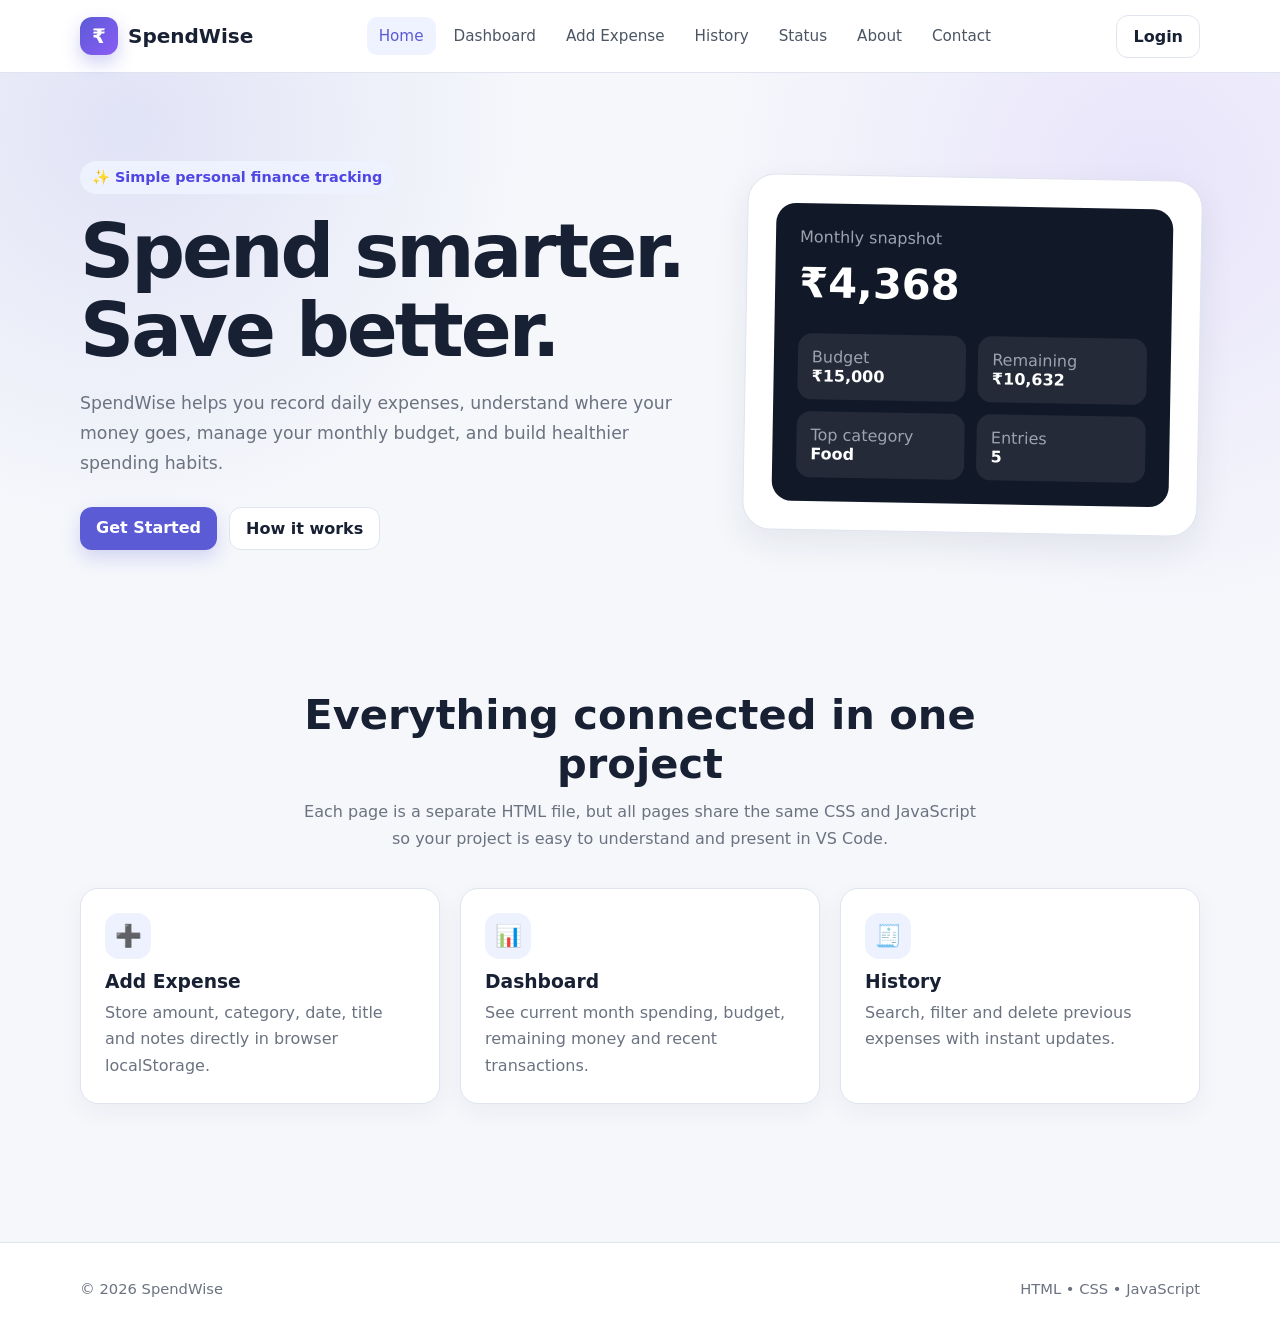
<file: index.html>
<!DOCTYPE html>
<html lang="en">
<head>
  <meta charset="UTF-8" />
  <meta name="viewport" content="width=device-width, initial-scale=1.0" />
  <title>SpendWise - Smart Expense Tracker</title>
  <link rel="stylesheet" href="style.css" />
</head>
<body>
  <header class="navbar">
    <div class="container inner">
      <a class="brand" href="index.html"><span class="brand-badge">₹</span>SpendWise</a>
      <button class="mobile-toggle" aria-label="Open navigation">☰</button>
      <nav class="nav-links">
        <a href="index.html">Home</a><a href="dashboard.html">Dashboard</a><a href="add-expense.html">Add Expense</a>
        <a href="history.html">History</a><a href="status.html">Status</a><a href="about.html">About</a><a href="contact.html">Contact</a>
      </nav>
      <div class="nav-actions"><a class="btn btn-light" data-login-btn href="login.html">Login</a><button class="btn btn-danger" data-logout-btn>Logout</button></div>
    </div>
  </header>

  <main>
    <section class="hero">
      <div class="container hero-grid">
        <div>
          <span class="eyebrow">✨ Simple personal finance tracking</span>
          <h1>Spend smarter.<br/>Save better.</h1>
          <p>SpendWise helps you record daily expenses, understand where your money goes, manage your monthly budget, and build healthier spending habits.</p>
          <div class="hero-actions">
            <a class="btn btn-primary" href="login.html">Get Started</a>
            <a class="btn btn-light" href="about.html">How it works</a>
          </div>
        </div>
        <div class="hero-card">
          <div class="fake-card">
            <div class="muted">Monthly snapshot</div>
            <div class="amount-lg">₹4,368</div>
            <div class="mini-grid">
              <div class="mini-box"><div class="muted">Budget</div><strong>₹15,000</strong></div>
              <div class="mini-box"><div class="muted">Remaining</div><strong>₹10,632</strong></div>
              <div class="mini-box"><div class="muted">Top category</div><strong>Food</strong></div>
              <div class="mini-box"><div class="muted">Entries</div><strong>5</strong></div>
            </div>
          </div>
        </div>
      </div>
    </section>

    <section class="section">
      <div class="container">
        <div class="section-title"><h2>Everything connected in one project</h2><p>Each page is a separate HTML file, but all pages share the same CSS and JavaScript so your project is easy to understand and present in VS Code.</p></div>
        <div class="features">
          <div class="card"><div class="icon-box">➕</div><h3>Add Expense</h3><p>Store amount, category, date, title and notes directly in browser localStorage.</p></div>
          <div class="card"><div class="icon-box">📊</div><h3>Dashboard</h3><p>See current month spending, budget, remaining money and recent transactions.</p></div>
          <div class="card"><div class="icon-box">🧾</div><h3>History</h3><p>Search, filter and delete previous expenses with instant updates.</p></div>
        </div>
      </div>
    </section>
  </main>

  <footer class="footer"><div class="container inner"><span>© 2026 SpendWise</span><span>HTML • CSS • JavaScript</span></div></footer>
  <script src="script.js"></script>
</body>
</html>
</file>
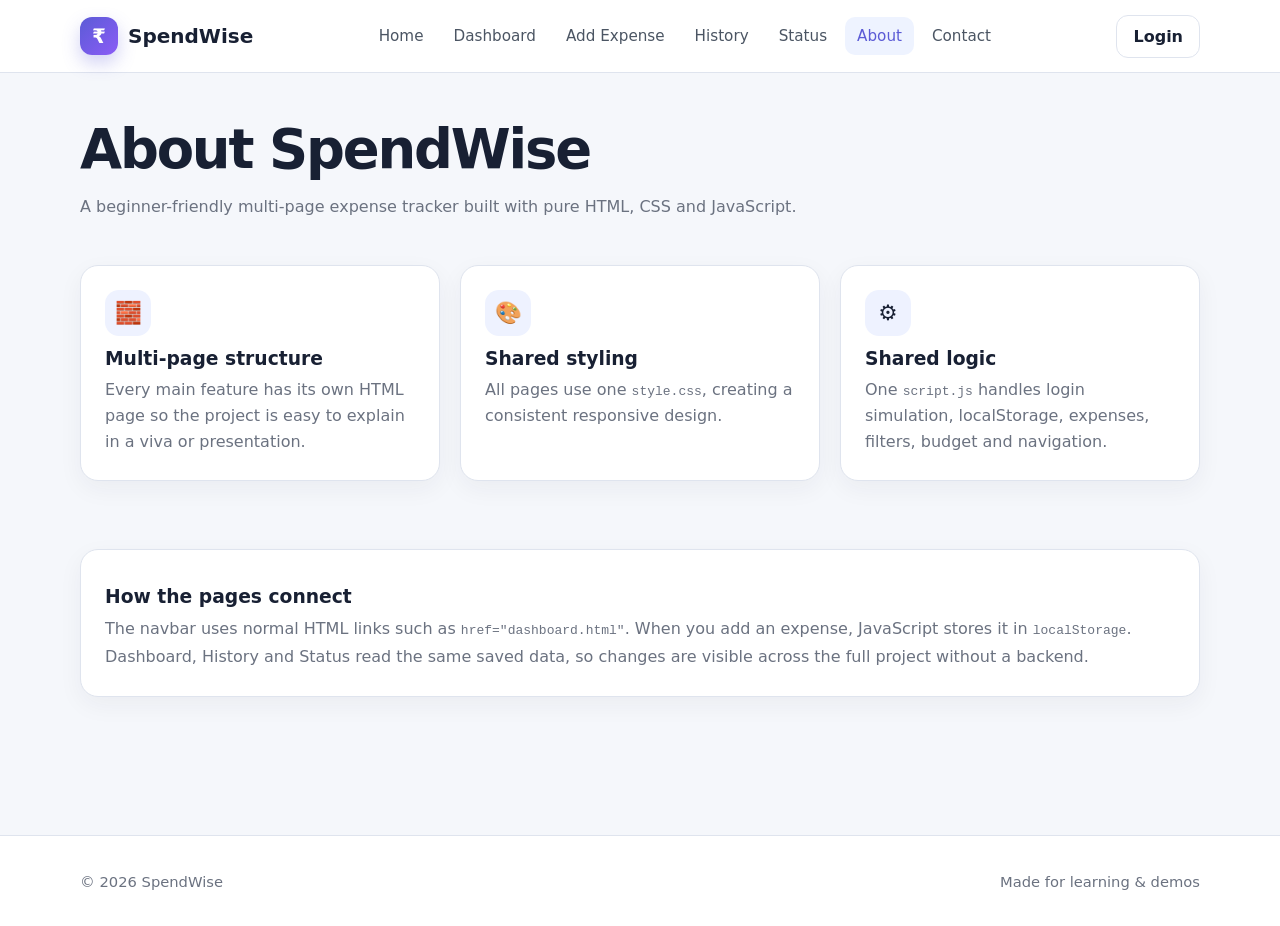
<file: about.html>
<!DOCTYPE html>
<html lang="en"><head><meta charset="UTF-8"><meta name="viewport" content="width=device-width, initial-scale=1.0"><title>About - SpendWise</title><link rel="stylesheet" href="style.css"></head>
<body>
<header class="navbar"><div class="container inner"><a class="brand" href="index.html"><span class="brand-badge">₹</span>SpendWise</a><button class="mobile-toggle">☰</button><nav class="nav-links"><a href="index.html">Home</a><a href="dashboard.html">Dashboard</a><a href="add-expense.html">Add Expense</a><a href="history.html">History</a><a href="status.html">Status</a><a href="about.html">About</a><a href="contact.html">Contact</a></nav><div class="nav-actions"><a class="btn btn-light" data-login-btn href="login.html">Login</a><button class="btn btn-danger" data-logout-btn>Logout</button></div></div></header>
<main class="container"><section class="page-header"><h1>About SpendWise</h1><p>A beginner-friendly multi-page expense tracker built with pure HTML, CSS and JavaScript.</p></section>
<section class="features"><div class="card"><div class="icon-box">🧱</div><h3>Multi-page structure</h3><p>Every main feature has its own HTML page so the project is easy to explain in a viva or presentation.</p></div><div class="card"><div class="icon-box">🎨</div><h3>Shared styling</h3><p>All pages use one <code>style.css</code>, creating a consistent responsive design.</p></div><div class="card"><div class="icon-box">⚙️</div><h3>Shared logic</h3><p>One <code>script.js</code> handles login simulation, localStorage, expenses, filters, budget and navigation.</p></div></section>
<section class="section"><div class="card"><h3>How the pages connect</h3><p style="color:var(--muted);line-height:1.8">The navbar uses normal HTML links such as <code>href="dashboard.html"</code>. When you add an expense, JavaScript stores it in <code>localStorage</code>. Dashboard, History and Status read the same saved data, so changes are visible across the full project without a backend.</p></div></section></main>
<footer class="footer"><div class="container inner"><span>© 2026 SpendWise</span><span>Made for learning & demos</span></div></footer><script src="script.js"></script></body></html>
</file>
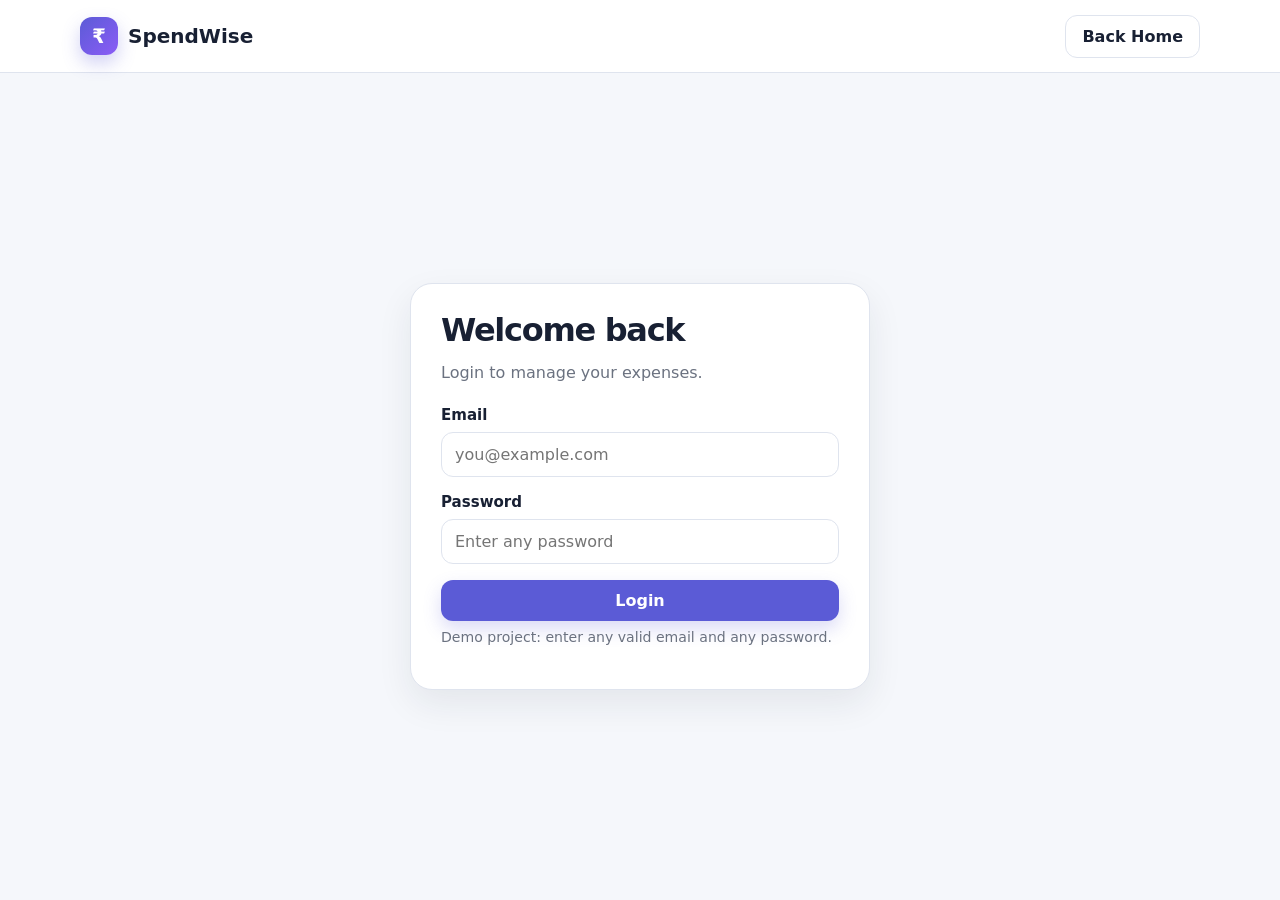
<file: add-expense.html>
<!DOCTYPE html>
<html lang="en"><head><meta charset="UTF-8"><meta name="viewport" content="width=device-width, initial-scale=1.0"><title>Add Expense - SpendWise</title><link rel="stylesheet" href="style.css"></head>
<body data-protected="true">
<header class="navbar"><div class="container inner"><a class="brand" href="index.html"><span class="brand-badge">₹</span>SpendWise</a><button class="mobile-toggle">☰</button><nav class="nav-links"><a href="index.html">Home</a><a href="dashboard.html">Dashboard</a><a href="add-expense.html">Add Expense</a><a href="history.html">History</a><a href="status.html">Status</a><a href="about.html">About</a><a href="contact.html">Contact</a></nav><div class="nav-actions"><button class="btn btn-danger" data-logout-btn>Logout</button></div></div></header>
<main class="container"><section class="page-header"><h1>Add Expense</h1><p>Record a new transaction. It will instantly appear in Dashboard, History and Status.</p></section>
<section class="card" style="max-width:760px;margin:auto"><div id="expenseMessage" class="message"></div><form id="expenseForm">
  <div class="form-row"><div class="form-group"><label for="title">Expense title *</label><input id="title" placeholder="e.g. Groceries" required></div><div class="form-group"><label for="amount">Amount (₹) *</label><input id="amount" type="number" step="0.01" min="0" placeholder="0.00" required></div></div>
  <div class="form-row"><div class="form-group"><label for="category">Category *</label><select id="category" required><option value="">Select category</option><option>Food</option><option>Transport</option><option>Bills</option><option>Shopping</option><option>Entertainment</option><option>Education</option><option>Health</option><option>Other</option></select></div><div class="form-group"><label for="date">Date *</label><input id="date" type="date" required></div></div>
  <div class="form-group"><label for="note">Note</label><textarea id="note" placeholder="Optional note..."></textarea></div>
  <button class="btn btn-primary" type="submit">Save Expense</button>
</form></section></main>
<footer class="footer"><div class="container inner"><span>© 2026 SpendWise</span><span>Your data stays in your browser</span></div></footer><script src="script.js"></script></body></html>
</file>
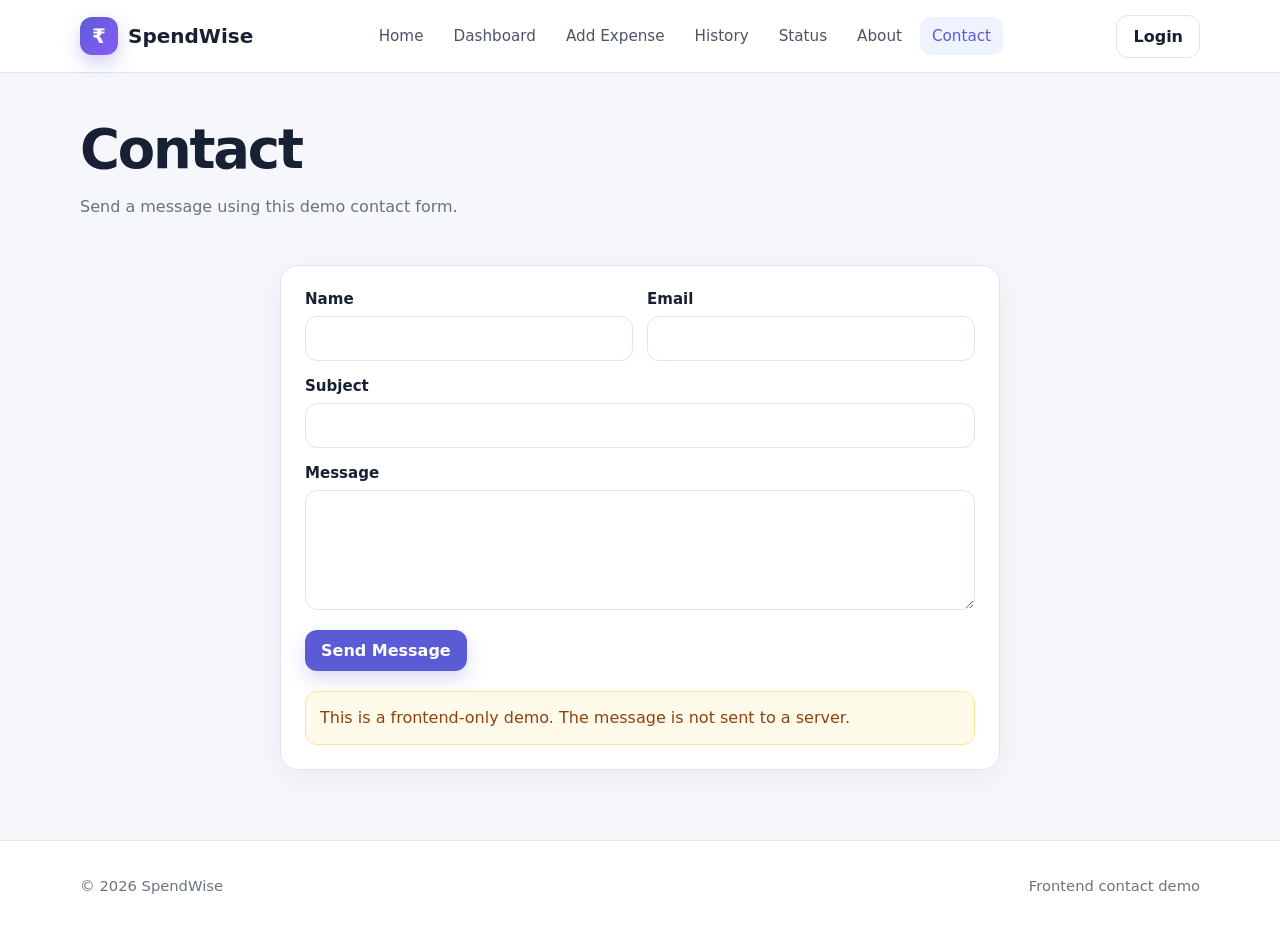
<file: contact.html>
<!DOCTYPE html>
<html lang="en"><head><meta charset="UTF-8"><meta name="viewport" content="width=device-width, initial-scale=1.0"><title>Contact - SpendWise</title><link rel="stylesheet" href="style.css"></head>
<body>
<header class="navbar"><div class="container inner"><a class="brand" href="index.html"><span class="brand-badge">₹</span>SpendWise</a><button class="mobile-toggle">☰</button><nav class="nav-links"><a href="index.html">Home</a><a href="dashboard.html">Dashboard</a><a href="add-expense.html">Add Expense</a><a href="history.html">History</a><a href="status.html">Status</a><a href="about.html">About</a><a href="contact.html">Contact</a></nav><div class="nav-actions"><a class="btn btn-light" data-login-btn href="login.html">Login</a><button class="btn btn-danger" data-logout-btn>Logout</button></div></div></header>
<main class="container"><section class="page-header"><h1>Contact</h1><p>Send a message using this demo contact form.</p></section>
<section class="card" style="max-width:720px;margin:auto"><div id="contactMessage" class="message"></div><form id="contactForm"><div class="form-row"><div class="form-group"><label for="name">Name</label><input id="name" required></div><div class="form-group"><label for="contactEmail">Email</label><input id="contactEmail" type="email" required></div></div><div class="form-group"><label for="subject">Subject</label><input id="subject" required></div><div class="form-group"><label for="message">Message</label><textarea id="message" required></textarea></div><button class="btn btn-primary" type="submit">Send Message</button></form><div class="notice" style="margin-top:20px">This is a frontend-only demo. The message is not sent to a server.</div></section></main>
<footer class="footer"><div class="container inner"><span>© 2026 SpendWise</span><span>Frontend contact demo</span></div></footer><script src="script.js"></script></body></html>
</file>
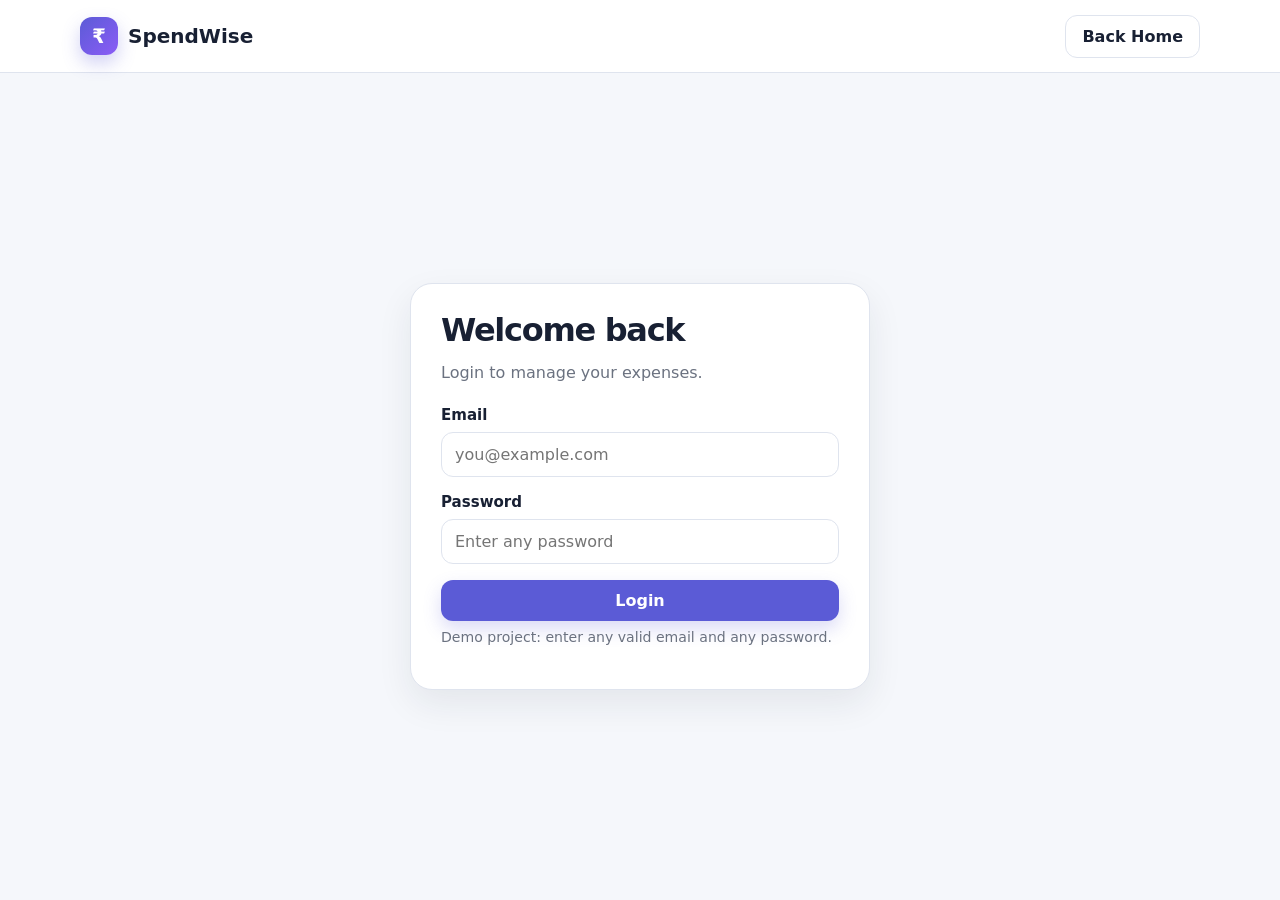
<file: dashboard.html>
<!DOCTYPE html>
<html lang="en">
<head><meta charset="UTF-8"><meta name="viewport" content="width=device-width, initial-scale=1.0"><title>Dashboard - SpendWise</title><link rel="stylesheet" href="style.css"></head>
<body data-protected="true">
<header class="navbar"><div class="container inner"><a class="brand" href="index.html"><span class="brand-badge">₹</span>SpendWise</a><button class="mobile-toggle">☰</button><nav class="nav-links"><a href="index.html">Home</a><a href="dashboard.html">Dashboard</a><a href="add-expense.html">Add Expense</a><a href="history.html">History</a><a href="status.html">Status</a><a href="about.html">About</a><a href="contact.html">Contact</a></nav><div class="nav-actions"><button class="btn btn-danger" data-logout-btn>Logout</button></div></div></header>
<main class="container">
  <section class="page-header"><h1>Dashboard</h1><p>Your current month at a glance.</p></section>
  <section class="dashboard-grid">
    <div class="stat"><div class="label">Spent this month</div><div class="value" id="dashTotal">₹0</div><div class="trend">Live from your saved expenses</div></div>
    <div class="stat"><div class="label">Expense entries</div><div class="value" id="dashCount">0</div><div class="trend">Current month</div></div>
    <div class="stat"><div class="label">Monthly budget</div><div class="value" id="dashBudget">₹0</div><div class="trend">Editable in Status</div></div>
    <div class="stat"><div class="label">Remaining</div><div class="value" id="dashRemaining">₹0</div><div class="trend">Budget minus spending</div></div>
  </section>
  <section class="two-col">
    <div class="card"><h3>Recent expenses</h3><div class="table-wrap"><table><thead><tr><th>Title</th><th>Category</th><th>Date</th><th>Amount</th></tr></thead><tbody id="recentExpenses"></tbody></table></div></div>
    <div class="card"><h3>Top categories</h3><div id="categorySummary" class="category-list"></div><div style="margin-top:20px"><a class="btn btn-primary" href="add-expense.html">+ Add expense</a></div></div>
  </section>
</main>
<footer class="footer"><div class="container inner"><span>© 2026 SpendWise</span><span>Smart expense tracking</span></div></footer>
<script src="script.js"></script></body></html>
</file>
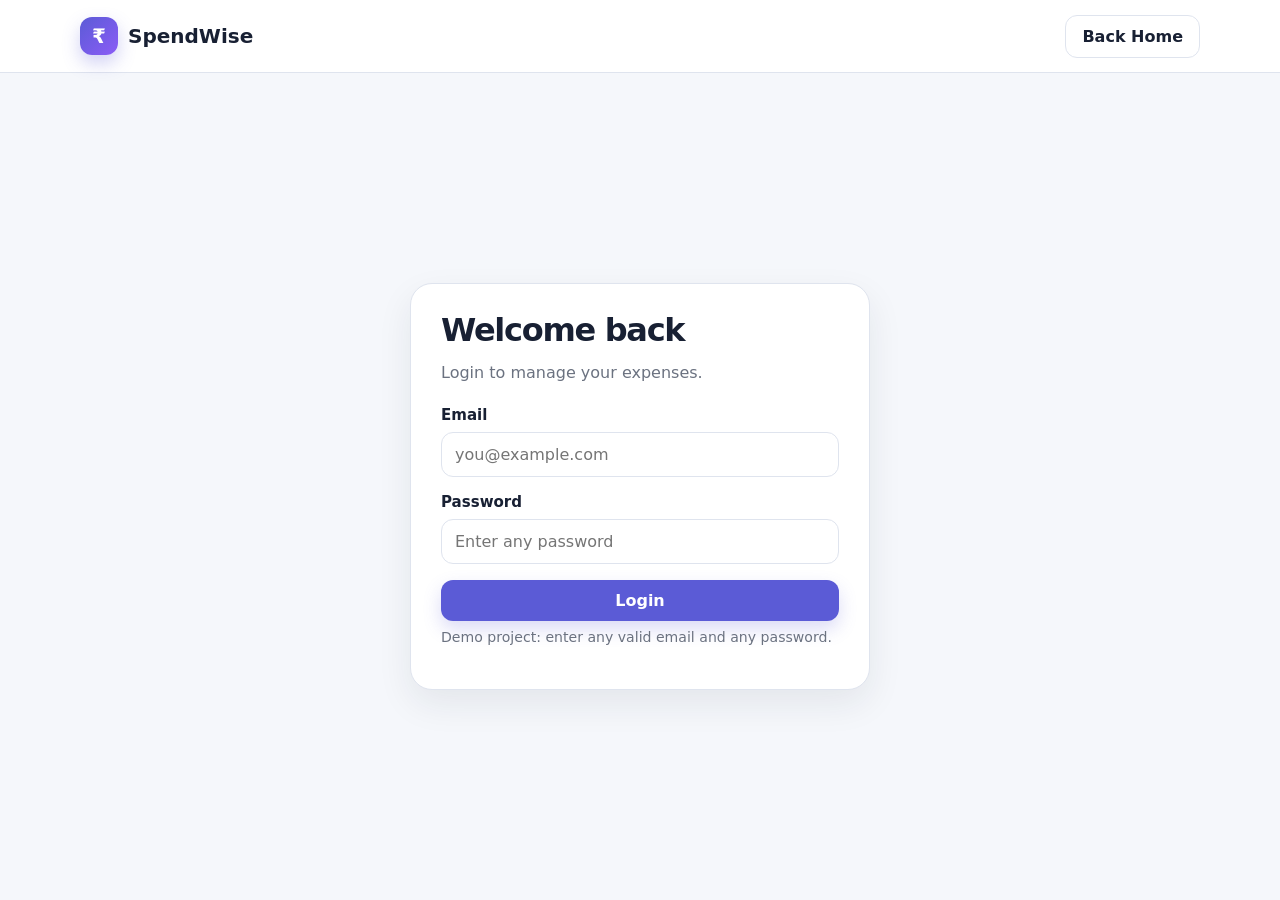
<file: history.html>
<!DOCTYPE html>
<html lang="en"><head><meta charset="UTF-8"><meta name="viewport" content="width=device-width, initial-scale=1.0"><title>Expense History - SpendWise</title><link rel="stylesheet" href="style.css"></head>
<body data-protected="true">
<header class="navbar"><div class="container inner"><a class="brand" href="index.html"><span class="brand-badge">₹</span>SpendWise</a><button class="mobile-toggle">☰</button><nav class="nav-links"><a href="index.html">Home</a><a href="dashboard.html">Dashboard</a><a href="add-expense.html">Add Expense</a><a href="history.html">History</a><a href="status.html">Status</a><a href="about.html">About</a><a href="contact.html">Contact</a></nav><div class="nav-actions"><button class="btn btn-danger" data-logout-btn>Logout</button></div></div></header>
<main class="container"><section class="page-header"><h1>Expense History</h1><p>Search and filter your spending records.</p></section>
<section class="card"><div class="filters"><input id="search" placeholder="Search title, category or note..."><select id="filterCategory"><option value="">All categories</option><option>Food</option><option>Transport</option><option>Bills</option><option>Shopping</option><option>Entertainment</option><option>Education</option><option>Health</option><option>Other</option></select><input id="filterMonth" type="month"></div>
<div class="table-wrap"><table><thead><tr><th>Date</th><th>Title</th><th>Category</th><th>Note</th><th>Amount</th><th>Action</th></tr></thead><tbody id="historyBody"></tbody></table></div></section></main>
<footer class="footer"><div class="container inner"><span>© 2026 SpendWise</span><span>Search • Filter • Delete</span></div></footer><script src="script.js"></script></body></html>
</file>
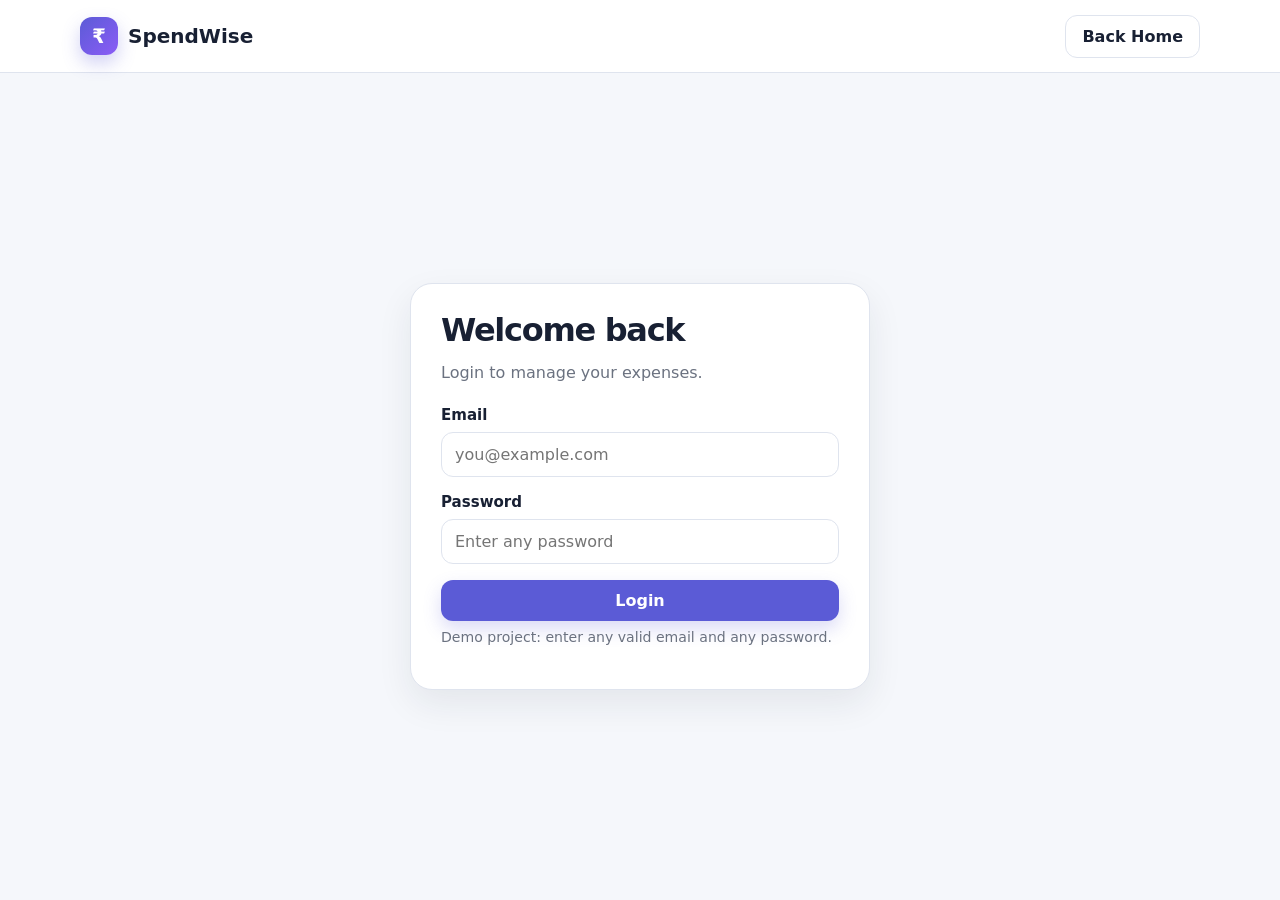
<file: login.html>
<!DOCTYPE html>
<html lang="en">
<head><meta charset="UTF-8"><meta name="viewport" content="width=device-width, initial-scale=1.0"><title>Login - SpendWise</title><link rel="stylesheet" href="style.css"></head>
<body>
<header class="navbar"><div class="container inner"><a class="brand" href="index.html"><span class="brand-badge">₹</span>SpendWise</a><div class="nav-actions"><a class="btn btn-light" href="index.html">Back Home</a></div></div></header>
<main class="auth-wrap">
  <section class="auth-card">
    <h1>Welcome back</h1><p class="sub">Login to manage your expenses.</p>
    <div id="loginMessage" class="message"></div>
    <form id="loginForm">
      <div class="form-group"><label for="email">Email</label><input id="email" type="email" placeholder="you@example.com" required></div>
      <div class="form-group"><label for="password">Password</label><input id="password" type="password" placeholder="Enter any password" required></div>
      <button class="btn btn-primary" type="submit" style="width:100%">Login</button>
      <p class="help">Demo project: enter any valid email and any password.</p>
    </form>
  </section>
</main>
<script src="script.js"></script>
</body></html>
</file>
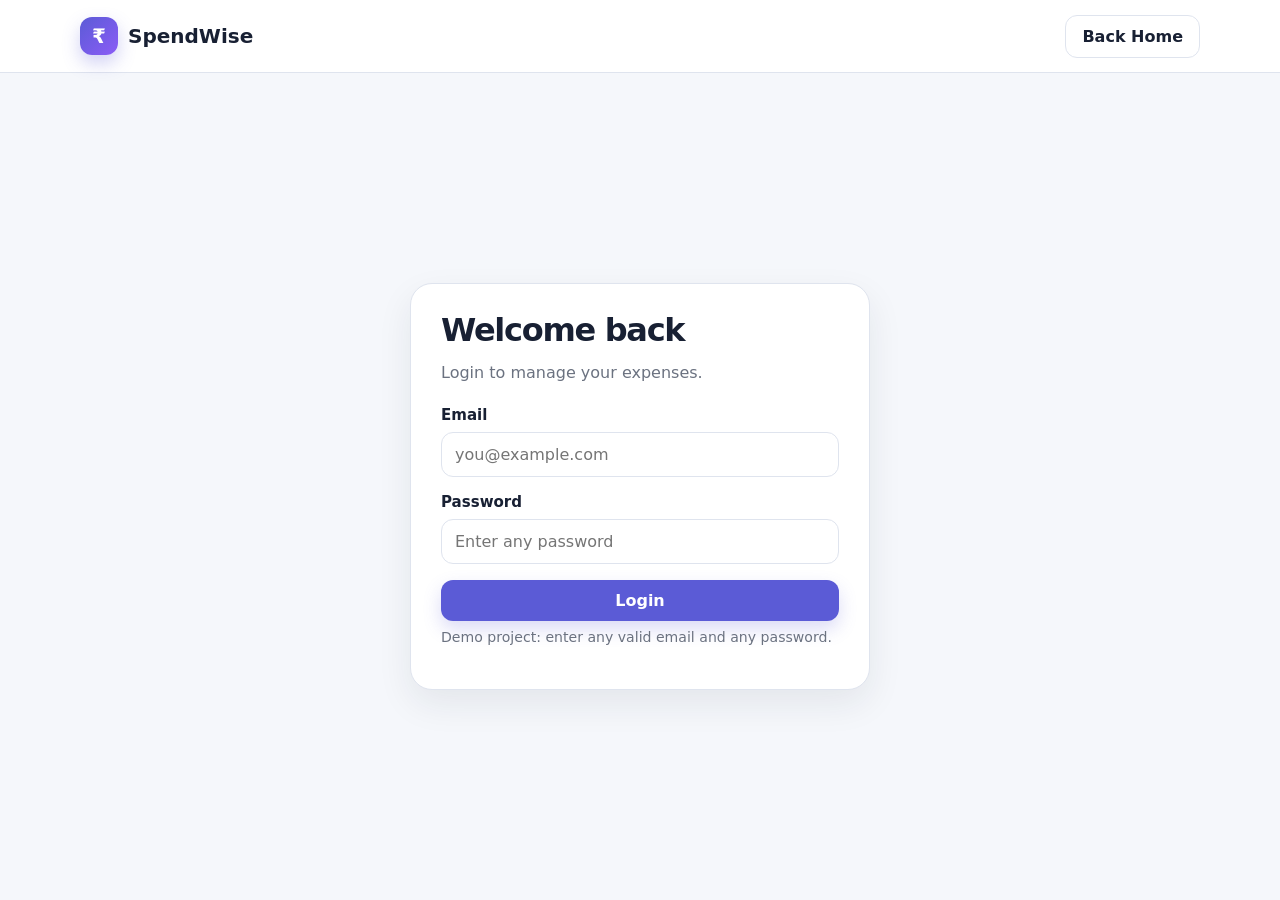
<file: status.html>
<!DOCTYPE html>
<html lang="en"><head><meta charset="UTF-8"><meta name="viewport" content="width=device-width, initial-scale=1.0"><title>Expense Status - SpendWise</title><link rel="stylesheet" href="style.css"></head>
<body data-protected="true">
<header class="navbar"><div class="container inner"><a class="brand" href="index.html"><span class="brand-badge">₹</span>SpendWise</a><button class="mobile-toggle">☰</button><nav class="nav-links"><a href="index.html">Home</a><a href="dashboard.html">Dashboard</a><a href="add-expense.html">Add Expense</a><a href="history.html">History</a><a href="status.html">Status</a><a href="about.html">About</a><a href="contact.html">Contact</a></nav><div class="nav-actions"><button class="btn btn-danger" data-logout-btn>Logout</button></div></div></header>
<main class="container"><section class="page-header"><h1>Expense Status</h1><p>Compare your monthly spending against your budget.</p></section>
<section class="dashboard-grid"><div class="stat"><div class="label">Spent</div><div class="value" id="statusSpent">₹0</div></div><div class="stat"><div class="label">Budget</div><div class="value" id="statusBudget">₹0</div></div><div class="stat"><div class="label">Remaining</div><div class="value" id="statusRemaining">₹0</div></div><div class="stat"><div class="label">Budget used</div><div class="value" id="budgetPercent">0%</div></div></section>
<section class="two-col"><div class="card"><h3>Monthly budget progress</h3><div class="progress-track" style="margin:18px 0"><div class="progress-fill" id="budgetProgress"></div></div><p style="color:var(--muted)">Keep your spending below the selected monthly budget.</p><form id="budgetForm"><div class="form-group"><label for="budgetInput">Set monthly budget (₹)</label><input id="budgetInput" type="number" min="1" required></div><button class="btn btn-primary" type="submit">Update Budget</button><div id="budgetMessage" class="message"></div></form></div><div class="card"><h3>Spending by category</h3><div id="statusCategoryList" class="category-list"></div></div></section></main>
<footer class="footer"><div class="container inner"><span>© 2026 SpendWise</span><span>Budget awareness made simple</span></div></footer><script src="script.js"></script></body></html>
</file>
<file: style.css>
:root {
  --bg: #f5f7fb;
  --surface: #ffffff;
  --surface-2: #eef3ff;
  --text: #182033;
  --muted: #6b7280;
  --primary: #5b5bd6;
  --primary-dark: #4444b8;
  --accent: #16a34a;
  --danger: #dc2626;
  --warning: #d97706;
  --border: #dfe4ee;
  --shadow: 0 14px 35px rgba(31, 41, 55, 0.08);
  --radius: 18px;
}

* { box-sizing: border-box; }
html { scroll-behavior: smooth; }
body {
  margin: 0;
  font-family: Inter, ui-sans-serif, system-ui, -apple-system, BlinkMacSystemFont, "Segoe UI", sans-serif;
  background: var(--bg);
  color: var(--text);
}
a { color: inherit; text-decoration: none; }
button, input, select, textarea { font: inherit; }
button { cursor: pointer; }

.container { width: min(1120px, 92%); margin: 0 auto; }

.navbar {
  position: sticky;
  top: 0;
  z-index: 50;
  background: rgba(255,255,255,.92);
  backdrop-filter: blur(14px);
  border-bottom: 1px solid var(--border);
}
.navbar .inner {
  min-height: 72px;
  display: flex;
  align-items: center;
  gap: 22px;
  justify-content: space-between;
}
.brand { display: flex; align-items: center; gap: 10px; font-weight: 800; font-size: 1.25rem; }
.brand-badge {
  width: 38px; height: 38px; display: grid; place-items: center;
  border-radius: 12px; color: white;
  background: linear-gradient(135deg, #5b5bd6, #8b5cf6);
  box-shadow: 0 8px 18px rgba(91,91,214,.28);
}
.nav-links { display: flex; gap: 6px; align-items: center; flex-wrap: wrap; }
.nav-links a {
  padding: 10px 12px; border-radius: 10px; color: #4b5563; font-size: .95rem;
}
.nav-links a:hover, .nav-links a.active { background: var(--surface-2); color: var(--primary); }
.nav-actions { display: flex; gap: 8px; align-items: center; }
.btn {
  border: 0; border-radius: 12px; padding: 11px 16px; font-weight: 700;
  transition: transform .15s ease, background .15s ease, box-shadow .15s ease;
}
.btn:hover { transform: translateY(-1px); }
.btn-primary { background: var(--primary); color: #fff; box-shadow: 0 8px 18px rgba(91,91,214,.22); }
.btn-primary:hover { background: var(--primary-dark); }
.btn-light { background: #fff; border: 1px solid var(--border); color: var(--text); }
.btn-danger { background: #fee2e2; color: #b91c1c; }
.btn-success { background: #dcfce7; color: #166534; }

.mobile-toggle { display: none; background: transparent; border: 0; font-size: 1.5rem; }

.hero {
  padding: 88px 0 72px;
  background:
    radial-gradient(circle at 10% 10%, rgba(91,91,214,.13), transparent 32%),
    radial-gradient(circle at 90% 20%, rgba(139,92,246,.12), transparent 35%);
}
.hero-grid { display: grid; grid-template-columns: 1.15fr .85fr; gap: 50px; align-items: center; }
.eyebrow {
  display: inline-flex; align-items: center; gap: 8px; padding: 8px 12px;
  background: #eef2ff; color: #4f46e5; border-radius: 999px; font-weight: 700; font-size: .9rem;
}
h1 { font-size: clamp(2.35rem, 6vw, 4.7rem); line-height: 1.05; margin: 18px 0; letter-spacing: -.04em; }
.hero p { color: var(--muted); font-size: 1.08rem; line-height: 1.75; max-width: 640px; }
.hero-actions { display: flex; gap: 12px; margin-top: 28px; flex-wrap: wrap; }
.hero-card {
  background: var(--surface); border: 1px solid var(--border); border-radius: 28px;
  box-shadow: var(--shadow); padding: 28px; transform: rotate(1deg);
}
.fake-card { background: #111827; color: white; border-radius: 20px; padding: 24px; }
.fake-card .muted { color: #9ca3af; }
.amount-lg { font-size: 2.6rem; font-weight: 800; margin: 12px 0 26px; }
.mini-grid { display: grid; grid-template-columns: repeat(2, 1fr); gap: 12px; }
.mini-box { background: rgba(255,255,255,.08); border-radius: 14px; padding: 14px; }

.section { padding: 68px 0; }
.section-title { text-align: center; max-width: 680px; margin: 0 auto 36px; }
.section-title h2 { margin: 0 0 10px; font-size: clamp(1.7rem, 4vw, 2.6rem); }
.section-title p { color: var(--muted); margin: 0; line-height: 1.7; }
.features { display: grid; grid-template-columns: repeat(3, 1fr); gap: 20px; }
.card {
  background: var(--surface); border: 1px solid var(--border); border-radius: var(--radius); padding: 24px;
  box-shadow: 0 8px 25px rgba(31,41,55,.05);
}
.card h3 { margin: 12px 0 8px; }
.card p { margin: 0; color: var(--muted); line-height: 1.65; }
.icon-box { width: 46px; height: 46px; display: grid; place-items: center; border-radius: 14px; background: #eef2ff; font-size: 1.35rem; }

.page-header { padding: 48px 0 28px; }
.page-header h1 { font-size: clamp(2rem, 5vw, 3.4rem); margin: 0 0 10px; }
.page-header p { color: var(--muted); max-width: 720px; line-height: 1.65; }

.auth-wrap { min-height: calc(100vh - 73px); display: grid; place-items: center; padding: 40px 0; }
.auth-card { width: min(460px, 92vw); background: white; border: 1px solid var(--border); border-radius: 22px; padding: 30px; box-shadow: var(--shadow); }
.auth-card h1 { font-size: 2rem; margin: 0 0 8px; }
.auth-card .sub { color: var(--muted); margin-bottom: 24px; }
.form-group { margin-bottom: 16px; }
label { display: block; font-weight: 700; margin-bottom: 8px; font-size: .94rem; }
input, select, textarea {
  width: 100%; border: 1px solid var(--border); background: #fff; color: var(--text);
  border-radius: 12px; padding: 12px 13px; outline: none;
}
input:focus, select:focus, textarea:focus { border-color: #a5b4fc; box-shadow: 0 0 0 4px #eef2ff; }
textarea { resize: vertical; min-height: 120px; }
.form-row { display: grid; grid-template-columns: repeat(2, 1fr); gap: 14px; }
.help { color: var(--muted); font-size: .88rem; margin-top: 8px; }
.message { display: none; margin: 14px 0; border-radius: 12px; padding: 12px 14px; }
.message.show { display: block; }
.message.success { background: #dcfce7; color: #166534; }
.message.error { background: #fee2e2; color: #991b1b; }

.dashboard-grid { display: grid; grid-template-columns: repeat(4, 1fr); gap: 16px; margin-bottom: 24px; }
.stat { background: #fff; border: 1px solid var(--border); border-radius: 16px; padding: 20px; }
.stat .label { color: var(--muted); font-size: .9rem; }
.stat .value { font-size: 1.75rem; font-weight: 800; margin-top: 8px; }
.stat .trend { margin-top: 8px; font-size: .84rem; color: #166534; }
.two-col { display: grid; grid-template-columns: 1.25fr .75fr; gap: 20px; }
.table-wrap { overflow-x: auto; }
table { width: 100%; border-collapse: collapse; min-width: 700px; }
th, td { text-align: left; padding: 14px 12px; border-bottom: 1px solid var(--border); }
th { font-size: .85rem; color: var(--muted); text-transform: uppercase; letter-spacing: .03em; }
.amount { font-weight: 800; }
.badge { display: inline-flex; align-items: center; border-radius: 999px; padding: 6px 9px; background: #eef2ff; color: #4f46e5; font-size: .82rem; font-weight: 700; }

.progress-track { width: 100%; height: 13px; background: #e5e7eb; border-radius: 999px; overflow: hidden; }
.progress-fill { height: 100%; width: 0%; background: linear-gradient(90deg, #5b5bd6, #8b5cf6); transition: width .3s ease; }
.category-list { display: grid; gap: 14px; margin-top: 18px; }
.category-item { display: grid; grid-template-columns: 1fr auto; gap: 8px; align-items: center; }
.category-item small { grid-column: 1 / -1; color: var(--muted); }

.empty { text-align: center; color: var(--muted); padding: 34px 12px; }
.filters { display: grid; grid-template-columns: 1.4fr .8fr .8fr; gap: 12px; margin-bottom: 18px; }

.footer { margin-top: 70px; border-top: 1px solid var(--border); background: #fff; }
.footer .inner { min-height: 90px; display: flex; align-items: center; justify-content: space-between; gap: 20px; color: var(--muted); font-size: .92rem; }

.notice { background: #fffbeb; color: #92400e; border: 1px solid #fde68a; padding: 14px; border-radius: 12px; line-height: 1.5; }

@media (max-width: 900px) {
  .hero-grid, .two-col { grid-template-columns: 1fr; }
  .features { grid-template-columns: 1fr 1fr; }
  .dashboard-grid { grid-template-columns: 1fr 1fr; }
  .nav-links { display: none; position: absolute; left: 4%; right: 4%; top: 72px; background: #fff; border: 1px solid var(--border); border-radius: 14px; padding: 10px; box-shadow: var(--shadow); }
  .nav-links.open { display: grid; }
  .mobile-toggle { display: block; }
}
@media (max-width: 640px) {
  .features, .dashboard-grid, .form-row, .filters { grid-template-columns: 1fr; }
  .nav-actions .btn-light { display: none; }
  .hero { padding-top: 56px; }
  .hero-card { transform: none; }
  .footer .inner { flex-direction: column; justify-content: center; text-align: center; padding: 20px 0; }
}
</file>
